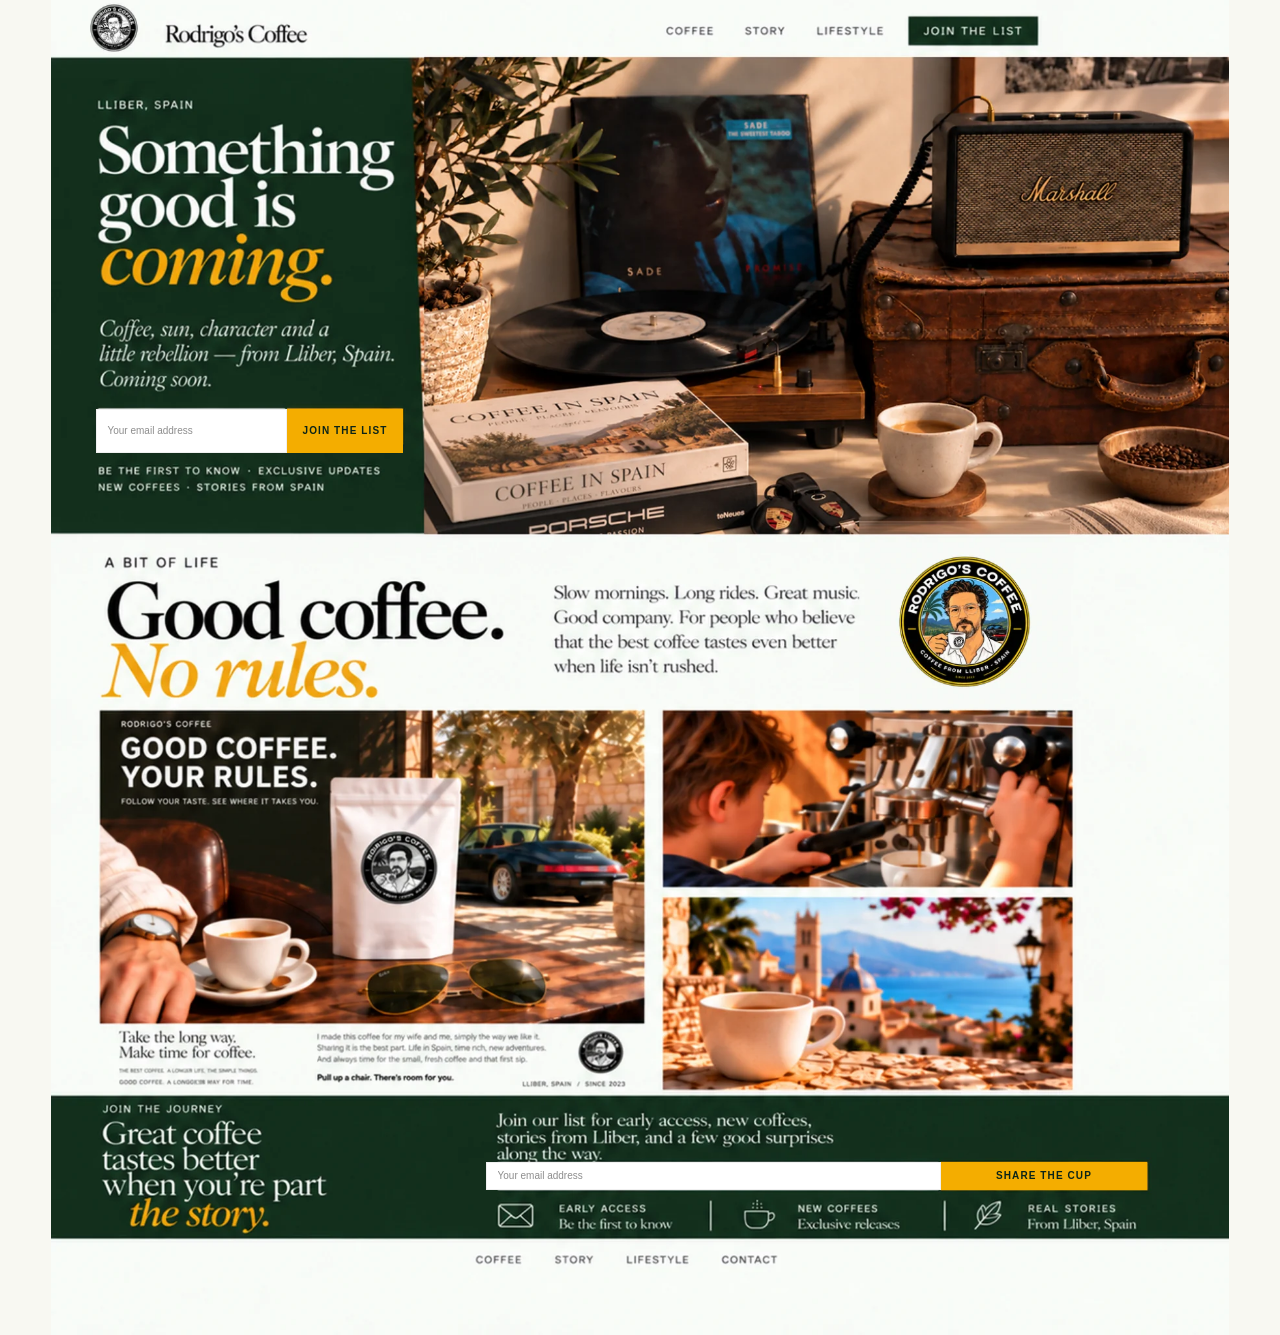
<file: index.html>
<!doctype html>
<html lang="en">
<head>
  <meta charset="utf-8">
  <meta name="viewport" content="width=device-width, initial-scale=1">
  <title>Rodrigo's Coffee — Coming Soon</title>
  <meta name="description" content="Rodrigo's Coffee — Llíber, Spain. Something good is coming.">
  <link rel="stylesheet" href="style.css">
</head>
<body>
  <main class="page-shell" aria-label="Rodrigo's Coffee coming soon landing page">
    <picture>
      <source srcset="assets/coming-soon-master.webp" type="image/webp">
      <img class="master-art" src="assets/coming-soon-master.png" width="1807" height="2048" alt="Rodrigo's Coffee coming soon page">
    </picture>
    <nav class="hotspot-nav" aria-label="Primary">
      <a class="hotspot nav-coffee" href="#coffee"><span class="sr-only">Coffee</span></a>
      <a class="hotspot nav-story" href="#story"><span class="sr-only">Story</span></a>
      <a class="hotspot nav-lifestyle" href="#lifestyle"><span class="sr-only">Lifestyle</span></a>
      <a class="hotspot nav-join" href="#share-the-cup"><span class="sr-only">Join the list</span></a>
    </nav>
    <section id="coffee" class="semantic-anchor coffee-anchor" aria-label="Coffee"></section>
    <section id="story" class="semantic-anchor story-anchor" aria-label="Story"></section>
    <section id="lifestyle" class="semantic-anchor lifestyle-anchor" aria-label="Lifestyle"></section>
    <form class="signup-form hero-form" data-source="Hero signup" novalidate>
      <label class="sr-only" for="hero-email">Email address</label>
      <input id="hero-email" name="email" type="email" autocomplete="email" placeholder="Your email address" required>
      <button type="submit">JOIN THE LIST</button>
      <label class="honeypot" aria-hidden="true">Leave this field empty<input type="text" name="website" tabindex="-1" autocomplete="off"></label>
      <p class="form-status" aria-live="polite"></p>
    </form>
    <form id="share-the-cup" class="signup-form lower-form" data-source="Share the cup signup" novalidate>
      <label class="sr-only" for="lower-email">Email address</label>
      <input id="lower-email" name="email" type="email" autocomplete="email" placeholder="Your email address" required>
      <button type="submit">SHARE THE CUP</button>
      <label class="honeypot" aria-hidden="true">Leave this field empty<input type="text" name="website" tabindex="-1" autocomplete="off"></label>
      <p class="form-status" aria-live="polite"></p>
    </form>
    <a class="hotspot footer-coffee" href="#coffee"><span class="sr-only">Coffee</span></a>
    <a class="hotspot footer-story" href="#story"><span class="sr-only">Story</span></a>
    <a class="hotspot footer-lifestyle" href="#lifestyle"><span class="sr-only">Lifestyle</span></a>
    <a class="hotspot footer-contact" href="mailto:roderik.nieboer@gmail.com"><span class="sr-only">Contact</span></a>
  </main>
  <script src="newsletter.js" defer></script>
</body>
</html>
</file>
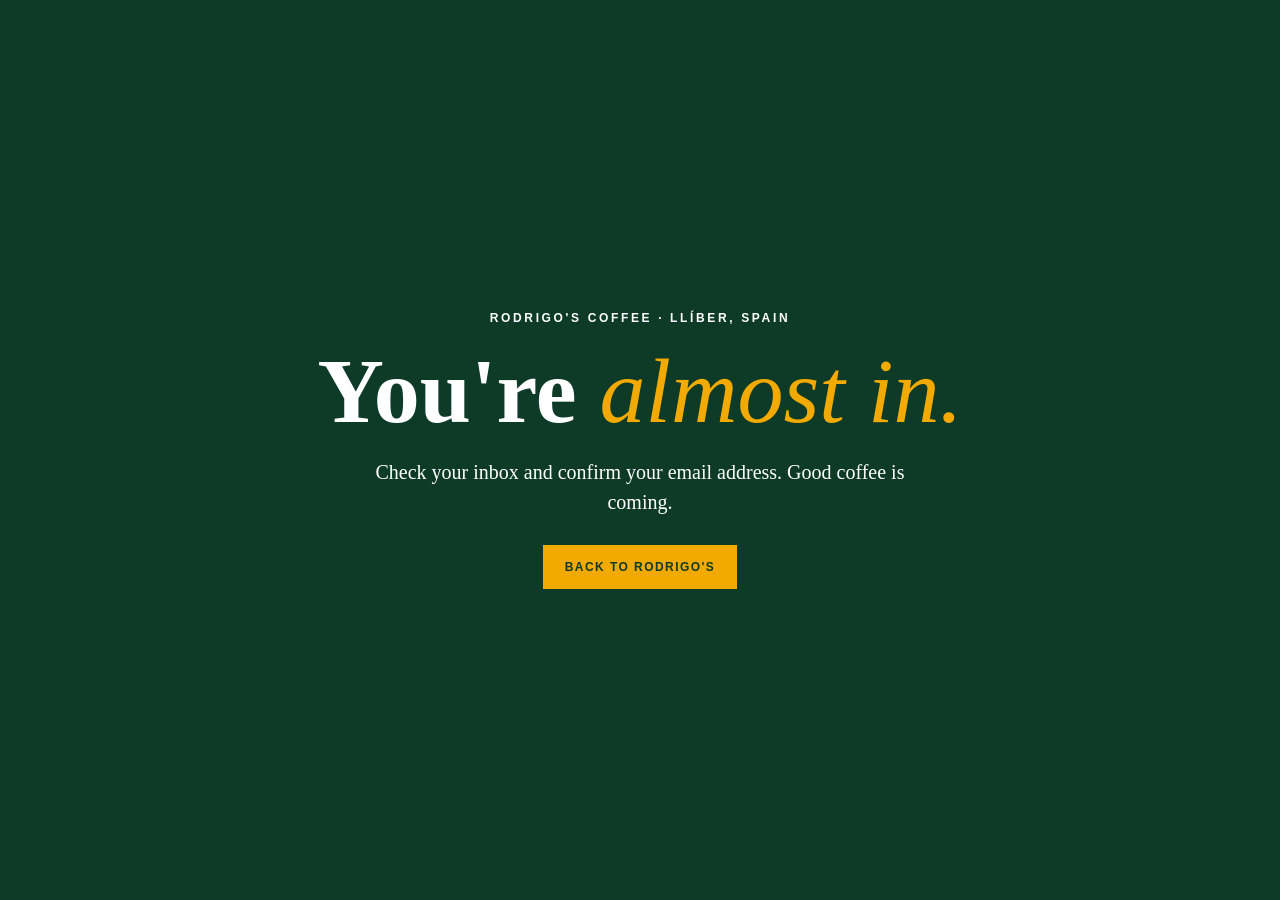
<file: thanks.html>
<!doctype html>
<html lang="en">
<head>
  <meta charset="utf-8">
  <meta name="viewport" content="width=device-width, initial-scale=1">
  <title>Thank you — Rodrigo's Coffee</title>
  <style>*{box-sizing:border-box}body{margin:0;min-height:100vh;display:grid;place-items:center;background:#0d3b28;color:#fff;font-family:Georgia,'Times New Roman',serif;padding:32px}main{max-width:700px;text-align:center}.eyebrow{font:700 12px/1.2 Arial,sans-serif;letter-spacing:.22em;text-transform:uppercase}h1{font-size:clamp(48px,8vw,92px);line-height:.92;margin:.25em 0}em{color:#f2aa00;font-weight:400}p{font-size:20px;line-height:1.5;margin:0 auto 28px;max-width:560px}a{display:inline-block;background:#f2aa00;color:#0d3b28;text-decoration:none;font:800 12px/1 Arial,sans-serif;letter-spacing:.12em;padding:16px 22px}</style>
</head>
<body>
  <main>
    <div class="eyebrow">Rodrigo's Coffee · Llíber, Spain</div>
    <h1>You're <em>almost in.</em></h1>
    <p>Check your inbox and confirm your email address. Good coffee is coming.</p>
    <a href="index.html">BACK TO RODRIGO'S</a>
  </main>
</body>
</html>
</file>
<file: style.css>
* { box-sizing: border-box; }
html { scroll-behavior: smooth; }
body { margin: 0; background: #f8f8f2; color: #111; font-family: Arial, Helvetica, sans-serif; }
.page-shell { position: relative; width: min(1178px, 100vw); margin: 0 auto; aspect-ratio: 1178 / 1335; overflow: hidden; background: #f8f8f2; }
.master-art { position: absolute; inset: 0; width: 100%; height: 100%; display: block; object-fit: contain; user-select: none; pointer-events: none; }
.signup-form { position: absolute; z-index: 4; display: grid; grid-template-columns: 1fr auto; margin: 0; }
.signup-form input[type="email"], .signup-form button { min-width: 0; height: 100%; border: 0; border-radius: 0; outline: 0; margin: 0; line-height: 1; font-family: Arial, Helvetica, sans-serif; }
.signup-form input[type="email"] { width: 100%; background: #fff; color: #202020; padding: 0 1.15em; box-shadow: inset 0 0 0 1px rgba(0,0,0,.06); }
.signup-form input[type="email"]::placeholder { color: #8d8d8d; opacity: 1; }
.signup-form button { cursor: pointer; background: #f4ad00; color: #0b2418; font-weight: 800; letter-spacing: .11em; white-space: nowrap; padding: 0 1.25em; }
.signup-form button:disabled { cursor: wait; opacity: .92; }

/* Exact alignment to the baked-in fields in the 1178×1335 master artwork. */
.hero-form { left: 3.82%; top: 30.64%; width: 26.06%; height: 3.28%; grid-template-columns: 62.2% 37.8%; }
.hero-form input, .hero-form button { font-size: clamp(6px, .79vw, 10px); }

.lower-form { left: 36.93%; top: 87.04%; width: 56.11%; height: 2.10%; grid-template-columns: 68.83% 31.17%; }
.lower-form input, .lower-form button { font-size: clamp(6px, .82vw, 10px); }

.form-status { position: absolute; left: 0; top: calc(100% + 4px); margin: 0; color: #fff; font-size: clamp(7px, .72vw, 10px); line-height: 1.25; text-shadow: 0 1px 2px rgba(0,0,0,.55); white-space: nowrap; }
.honeypot { position: absolute !important; left: -9999px !important; width: 1px !important; height: 1px !important; overflow: hidden !important; }
.hotspot { position: absolute; z-index: 3; display: block; background: transparent; }
.nav-coffee { left: 50.4%; top: 1.1%; width: 5.6%; height: 2.5%; }
.nav-story { left: 57.1%; top: 1.1%; width: 5.0%; height: 2.5%; }
.nav-lifestyle { left: 63.1%; top: 1.1%; width: 6.9%; height: 2.5%; }
.nav-join { left: 71.0%; top: 1.0%; width: 11.0%; height: 2.7%; }
.footer-coffee { left: 34.8%; top: 91.5%; width: 5.8%; height: 2.0%; }
.footer-story { left: 41.6%; top: 91.5%; width: 5.5%; height: 2.0%; }
.footer-lifestyle { left: 48.2%; top: 91.5%; width: 7.4%; height: 2.0%; }
.footer-contact { left: 56.1%; top: 91.5%; width: 6.6%; height: 2.0%; }
.semantic-anchor { position: absolute; width: 1px; height: 1px; pointer-events: none; }
.coffee-anchor { top: 39%; } .story-anchor { top: 42%; } .lifestyle-anchor { top: 52%; }
.sr-only { position: absolute !important; width: 1px !important; height: 1px !important; padding: 0 !important; margin: -1px !important; overflow: hidden !important; clip: rect(0,0,0,0) !important; white-space: nowrap !important; border: 0 !important; }
@media (max-width: 640px) { .page-shell { width: 100vw; } .signup-form input[type="email"], .signup-form button { padding-left: .65em; padding-right: .65em; } .form-status { font-size: 7px; } }
</file>
